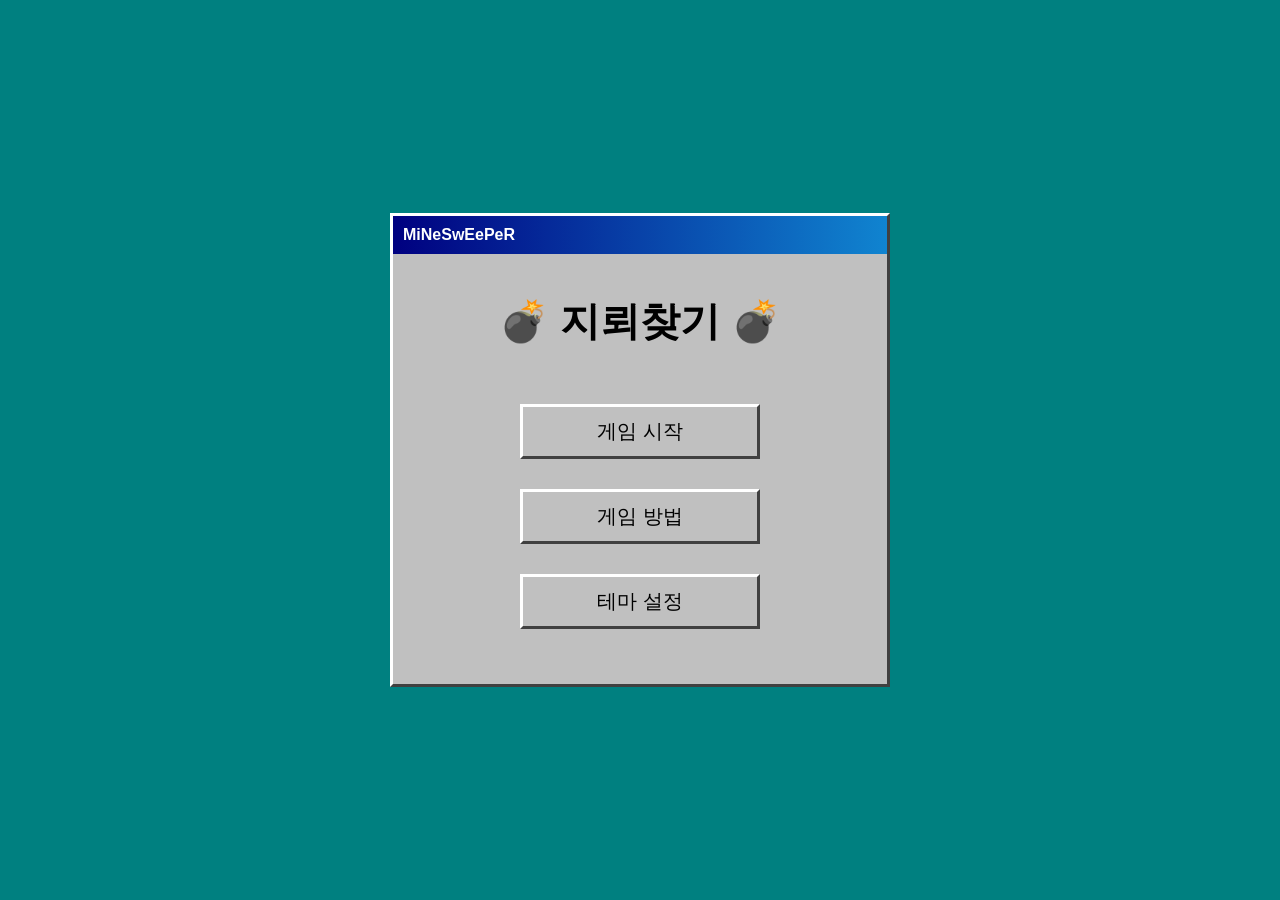
<file: 지뢰찾기/index.html>
<!DOCTYPE html>
<html lang="ko">
<head>
    <meta charset="UTF-8">
    <meta name="viewport" content="width=device-width, initial-scale=1.0">
    <title>지뢰찾기</title>
    <link rel="stylesheet" href="style.css">
</head>
<body>
    <div class="window">
        <div class="titleBar">
            MiNeSwEePeR
        </div>
        <div class="menu">
            <h1>💣 지뢰찾기 💣</h1>
            <button>게임 시작</button>
            <button>게임 방법</button>
            <button>테마 설정</button>
        </div>
    </div>
</body>
</html>
</file>
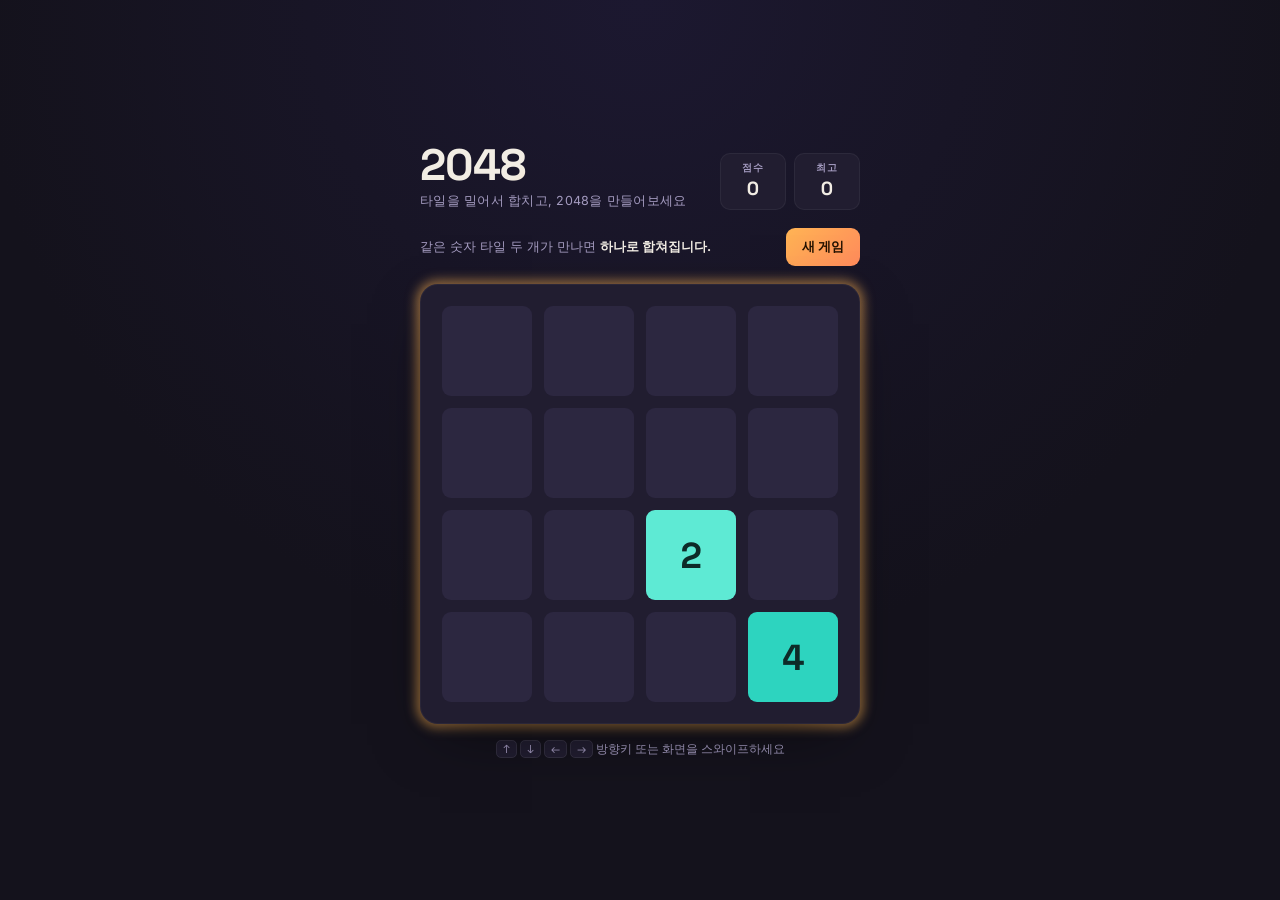
<file: 2048.html>
<!DOCTYPE html>
<html lang="ko">
<head>
<meta charset="UTF-8">
<meta name="viewport" content="width=device-width, initial-scale=1.0, maximum-scale=1.0, user-scalable=no">
<title>2048 · Ember</title>
<link rel="preconnect" href="https://fonts.googleapis.com">
<link rel="preconnect" href="https://fonts.gstatic.com" crossorigin>
<link href="https://fonts.googleapis.com/css2?family=Space+Grotesk:wght@500;600;700&family=Inter:wght@400;500;600;700&display=swap" rel="stylesheet">
<style>
  :root{
    --bg: #14121c;
    --bg-glow: #1c1830;
    --board: #211d30;
    --cell: #2c2740;
    --ink: #f2ede4;
    --ink-dim: #a49bc0;
    --accent: #ffb454;
    --heat: 0deg;

    --t2:   #5eead4; --t2-ink:#0d2b28;
    --t4:   #2dd4bf; --t4-ink:#0d2b28;
    --t8:   #34d399; --t8-ink:#0b2a1d;
    --t16:  #a3e635; --t16-ink:#22280a;
    --t32:  #facc15; --t32-ink:#2b2306;
    --t64:  #fb923c; --t64-ink:#2b1704;
    --t128: #f97316; --t128-ink:#f7ede0;
    --t256: #ef5a2c; --t256-ink:#f7ede0;
    --t512: #e13a3a; --t512-ink:#f7ede0;
    --t1024:#c81d5c; --t1024-ink:#f7ede0;
    --t2048:#a020e0; --t2048-ink:#fff7e6;
    --tmax: #ffd166; --tmax-ink:#241200;
  }

  *{box-sizing:border-box;}
  html,body{height:100%;}
  body{
    margin:0;
    min-height:100%;
    display:flex;
    align-items:center;
    justify-content:center;
    padding:28px 16px;
    background:
      radial-gradient(circle at 50% 0%, var(--bg-glow), var(--bg) 60%);
    font-family:'Inter', sans-serif;
    color:var(--ink);
    -webkit-tap-highlight-color: transparent;
    user-select:none;
  }

  .app{
    width:min(94vw, 440px);
    display:flex;
    flex-direction:column;
    gap:18px;
  }

  header{
    display:flex;
    align-items:flex-end;
    justify-content:space-between;
    gap:12px;
  }

  .title-block h1{
    margin:0;
    font-family:'Space Grotesk', sans-serif;
    font-weight:700;
    font-size:clamp(34px, 9vw, 44px);
    letter-spacing:-0.02em;
    line-height:1;
    background: linear-gradient(135deg, var(--ink) 40%, var(--accent));
    -webkit-background-clip:text;
    background-clip:text;
    color:transparent;
  }
  .title-block p{
    margin:6px 0 0;
    font-size:12.5px;
    color:var(--ink-dim);
    letter-spacing:0.02em;
  }

  .scores{
    display:flex;
    gap:8px;
  }
  .score-box{
    background:var(--board);
    border-radius:10px;
    padding:8px 14px;
    min-width:66px;
    text-align:center;
    border:1px solid rgba(255,255,255,0.05);
  }
  .score-box .label{
    font-size:9.5px;
    letter-spacing:0.08em;
    color:var(--ink-dim);
    text-transform:uppercase;
    font-weight:600;
  }
  .score-box .value{
    font-family:'Space Grotesk', sans-serif;
    font-size:19px;
    font-weight:700;
    font-variant-numeric: tabular-nums;
    margin-top:1px;
  }

  .toolbar{
    display:flex;
    align-items:center;
    justify-content:space-between;
    gap:12px;
  }
  .toolbar p{
    margin:0;
    font-size:12.5px;
    color:var(--ink-dim);
    line-height:1.5;
  }
  .toolbar strong{ color:var(--ink); }

  button.new-game{
    font-family:'Inter', sans-serif;
    font-weight:600;
    font-size:13px;
    color:#241200;
    background: linear-gradient(135deg, var(--accent), #ff8a5b);
    border:none;
    border-radius:9px;
    padding:10px 16px;
    cursor:pointer;
    white-space:nowrap;
    transition: transform .12s ease, filter .12s ease;
  }
  button.new-game:hover{ filter:brightness(1.08); }
  button.new-game:active{ transform: scale(0.96); }

  .board-wrap{
    position:relative;
    border-radius:18px;
    padding:10px;
    background: var(--board);
    box-shadow:
      0 0 0 1px rgba(255,255,255,0.04) inset,
      0 20px 60px -20px rgba(0,0,0,0.6),
      0 0 var(--glow-size, 0px) var(--glow-spread, 0px) color-mix(in srgb, var(--accent) 55%, transparent);
    transition: box-shadow .4s ease;
  }

  #board{
    position:relative;
    width:100%;
    aspect-ratio: 1 / 1;
    border-radius:12px;
    overflow:hidden;
  }

  .cell-bg{
    position:absolute;
    background:var(--cell);
    border-radius:9px;
  }

  .tile{
    position:absolute;
    display:flex;
    align-items:center;
    justify-content:center;
    border-radius:9px;
    font-family:'Space Grotesk', sans-serif;
    font-weight:700;
    font-variant-numeric: tabular-nums;
    transition: top .12s cubic-bezier(.2,.8,.2,1), left .12s cubic-bezier(.2,.8,.2,1), width .12s, height .12s;
    will-change: top, left;
  }

  .tile.spawning{ animation: pop .18s ease-out; }
  .tile.merged{ animation: pulse .16s ease-out .10s; }

  @keyframes pop{
    from{ transform: scale(0.35); opacity:0.4; }
    to{ transform: scale(1); opacity:1; }
  }
  @keyframes pulse{
    0%{ transform: scale(1); }
    45%{ transform: scale(1.13); }
    100%{ transform: scale(1); }
  }

  .overlay{
    position:absolute;
    inset:0;
    display:flex;
    flex-direction:column;
    align-items:center;
    justify-content:center;
    gap:14px;
    background: rgba(20,18,28,0.82);
    backdrop-filter: blur(2px);
    border-radius:12px;
    opacity:0;
    pointer-events:none;
    transition: opacity .25s ease;
    text-align:center;
    padding:20px;
  }
  .overlay.show{ opacity:1; pointer-events:auto; }
  .overlay h2{
    margin:0;
    font-family:'Space Grotesk', sans-serif;
    font-size:26px;
  }
  .overlay p{ margin:0; color:var(--ink-dim); font-size:13px; }
  .overlay .row{ display:flex; gap:10px; margin-top:4px; }
  .overlay button{
    font-family:'Inter', sans-serif;
    font-weight:600;
    font-size:13px;
    border:none;
    border-radius:9px;
    padding:10px 16px;
    cursor:pointer;
  }
  .overlay button.primary{
    color:#241200;
    background: linear-gradient(135deg, var(--accent), #ff8a5b);
  }
  .overlay button.ghost{
    color:var(--ink);
    background: rgba(255,255,255,0.08);
  }

  footer{
    text-align:center;
    font-size:11.5px;
    color:var(--ink-dim);
  }
  footer kbd{
    font-family:'Space Grotesk', sans-serif;
    background:var(--board);
    border-radius:5px;
    padding:1px 6px;
    border:1px solid rgba(255,255,255,0.08);
  }
</style>
</head>
<body>

<div class="app">
  <header>
    <div class="title-block">
      <h1>2048</h1>
      <p>타일을 밀어서 합치고, 2048을 만들어보세요</p>
    </div>
    <div class="scores">
      <div class="score-box">
        <div class="label">점수</div>
        <div class="value" id="score">0</div>
      </div>
      <div class="score-box">
        <div class="label">최고</div>
        <div class="value" id="best">0</div>
      </div>
    </div>
  </header>

  <div class="toolbar">
    <p>같은 숫자 타일 두 개가 만나면 <strong>하나로 합쳐집니다.</strong></p>
    <button class="new-game" id="newGame">새 게임</button>
  </div>

  <div class="board-wrap" id="boardWrap">
    <div id="board">
      <div class="overlay" id="overlay">
        <h2 id="overlayTitle">게임 종료</h2>
        <p id="overlaySub">더 이상 움직일 수 없어요.</p>
        <div class="row">
          <button class="ghost" id="overlaySecondary">계속하기</button>
          <button class="primary" id="overlayPrimary">다시 시작</button>
        </div>
      </div>
    </div>
  </div>

  <footer>
    <kbd>↑</kbd> <kbd>↓</kbd> <kbd>←</kbd> <kbd>→</kbd> 방향키 또는 화면을 스와이프하세요
  </footer>
</div>

<script>
(function(){
  const SIZE = 4;
  const boardEl = document.getElementById('board');
  const boardWrap = document.getElementById('boardWrap');
  const scoreEl = document.getElementById('score');
  const bestEl = document.getElementById('best');
  const overlay = document.getElementById('overlay');
  const overlayTitle = document.getElementById('overlayTitle');
  const overlaySub = document.getElementById('overlaySub');
  const overlayPrimary = document.getElementById('overlayPrimary');
  const overlaySecondary = document.getElementById('overlaySecondary');
  const newGameBtn = document.getElementById('newGame');

  let grid;            // grid[r][c] = tileId or null
  let tiles;           // { id: {value, r, c} }
  let nextId = 1;
  let score = 0;
  let best = 0;
  let won = false;
  let keepGoing = false;
  let gap = 10;
  let cellStep = 0;
  let tileSize = 0;

  const cellBgs = [];
  const tileEls = {};

  function buildCellBackgrounds(){
    for(let r=0;r<SIZE;r++){
      for(let c=0;c<SIZE;c++){
        const d = document.createElement('div');
        d.className = 'cell-bg';
        boardEl.insertBefore(d, overlay);
        cellBgs.push(d);
      }
    }
  }

  function layout(){
    const w = boardEl.clientWidth;
    gap = w * 0.028;
    cellStep = (w - gap) / SIZE;
    tileSize = cellStep - gap;

    let i = 0;
    for(let r=0;r<SIZE;r++){
      for(let c=0;c<SIZE;c++){
        const d = cellBgs[i++];
        d.style.width = tileSize + 'px';
        d.style.height = tileSize + 'px';
        d.style.left = (gap + c*cellStep) + 'px';
        d.style.top = (gap + r*cellStep) + 'px';
      }
    }
    Object.keys(tileEls).forEach(id => positionTileEl(id, false));
  }

  function positionTileEl(id, animatePop){
    const el = tileEls[id];
    const t = tiles[id];
    el.style.width = tileSize + 'px';
    el.style.height = tileSize + 'px';
    el.style.left = (gap + t.c*cellStep) + 'px';
    el.style.top = (gap + t.r*cellStep) + 'px';
    el.style.fontSize = Math.max(16, tileSize*0.4) + 'px';
  }

  function styleForValue(v){
    if(v <= 2048){
      return { bg: `var(--t${v})`, ink: `var(--t${v}-ink)` };
    }
    return { bg: 'var(--tmax)', ink: 'var(--tmax-ink)' };
  }

  function createTileEl(id){
    const el = document.createElement('div');
    el.className = 'tile spawning';
    boardEl.insertBefore(el, overlay);
    tileEls[id] = el;
    updateTileVisual(id);
    positionTileEl(id);
    el.addEventListener('animationend', () => el.classList.remove('spawning','merged'), {once:false});
    return el;
  }

  function updateTileVisual(id){
    const el = tileEls[id];
    const t = tiles[id];
    const s = styleForValue(t.value);
    el.textContent = t.value;
    el.style.background = s.bg;
    el.style.color = s.ink;
  }

  function removeTileEl(id){
    const el = tileEls[id];
    if(el){ el.remove(); delete tileEls[id]; }
  }

  function emptyGrid(){
    return Array.from({length:SIZE}, () => Array(SIZE).fill(null));
  }

  function randomEmptyCell(){
    const empties = [];
    for(let r=0;r<SIZE;r++) for(let c=0;c<SIZE;c++) if(!grid[r][c]) empties.push([r,c]);
    if(empties.length === 0) return null;
    return empties[Math.floor(Math.random()*empties.length)];
  }

  function spawnTile(){
    const cell = randomEmptyCell();
    if(!cell) return;
    const [r,c] = cell;
    const value = Math.random() < 0.9 ? 2 : 4;
    const id = 't' + (nextId++);
    tiles[id] = {value, r, c};
    grid[r][c] = id;
    createTileEl(id);
    updateHeat();
  }

  function updateHeat(){
    let max = 0;
    Object.values(tiles).forEach(t => { if(t.value>max) max=t.value; });
    const p = Math.min(1, Math.log2(Math.max(max,2)) / 11); // 2048 => 1
    boardWrap.style.setProperty('--glow-size', (6 + p*26) + 'px');
    boardWrap.style.setProperty('--glow-spread', (2 + p*10) + 'px');
  }

  function lineOrder(dir){
    // returns array of lines, each line is array of {r,c} ordered from the
    // direction tiles move TOWARD, to the far side.
    const lines = [];
    if(dir === 'left'){
      for(let r=0;r<SIZE;r++){ const line=[]; for(let c=0;c<SIZE;c++) line.push({r,c}); lines.push(line); }
    } else if(dir === 'right'){
      for(let r=0;r<SIZE;r++){ const line=[]; for(let c=SIZE-1;c>=0;c--) line.push({r,c}); lines.push(line); }
    } else if(dir === 'up'){
      for(let c=0;c<SIZE;c++){ const line=[]; for(let r=0;r<SIZE;r++) line.push({r,c}); lines.push(line); }
    } else if(dir === 'down'){
      for(let c=0;c<SIZE;c++){ const line=[]; for(let r=SIZE-1;r>=0;r--) line.push({r,c}); lines.push(line); }
    }
    return lines;
  }

  function move(dir){
    const lines = lineOrder(dir);
    let moved = false;
    const removedIds = [];
    const mergedIds = [];
    let gained = 0;

    const newGrid = emptyGrid();

    lines.forEach(line => {
      // gather tile ids present along this line, in order
      const ids = line.map(({r,c}) => grid[r][c]).filter(Boolean);

      const result = []; // list of {id, value, mergedFrom?}
      let i = 0;
      while(i < ids.length){
        const curId = ids[i];
        const nextIdd = ids[i+1];
        if(nextIdd && tiles[curId].value === tiles[nextIdd].value){
          const newValue = tiles[curId].value * 2;
          result.push({id:curId, value:newValue, mergedFrom:nextIdd});
          removedIds.push(nextIdd);
          mergedIds.push(curId);
          gained += newValue;
          if(newValue === 2048 && !won) { won = true; }
          i += 2;
        } else {
          result.push({id:curId, value:tiles[curId].value});
          i += 1;
        }
      }

      // assign new positions along the line
      result.forEach((item, idx) => {
        const pos = line[idx];
        const t = tiles[item.id];
        if(t.r !== pos.r || t.c !== pos.c) moved = true;
        t.r = pos.r; t.c = pos.c;
        if(item.mergedFrom){
          t.value = item.value;
          // the merged-away tile visually slides into the same cell first
          const away = tiles[item.mergedFrom];
          away.r = pos.r; away.c = pos.c;
        }
        newGrid[pos.r][pos.c] = item.id;
      });
    });

    if(!moved && removedIds.length === 0) return false;

    grid = newGrid;
    score += gained;

    // animate: move all remaining tile elements (including about-to-be-removed) to their positions
    Object.keys(tileEls).forEach(id => positionTileEl(id));

    const durationMs = 130;
    setTimeout(() => {
      removedIds.forEach(id => { removeTileEl(id); delete tiles[id]; });
      mergedIds.forEach(id => {
        updateTileVisual(id);
        const el = tileEls[id];
        if(el){
          el.classList.remove('merged'); void el.offsetWidth; el.classList.add('merged');
        }
      });
      finishMove();
    }, durationMs);

    return true;
  }

  function finishMove(){
    spawnTile();
    updateScores();
    checkGameState();
  }

  function updateScores(){
    scoreEl.textContent = score;
    if(score > best){
      best = score;
      bestEl.textContent = best;
      saveBest(best);
    }
  }

  function canMove(){
    for(let r=0;r<SIZE;r++){
      for(let c=0;c<SIZE;c++){
        if(!grid[r][c]) return true;
        const id = grid[r][c];
        const v = tiles[id].value;
        if(c+1<SIZE){ const rid=grid[r][c+1]; if(rid && tiles[rid].value===v) return true; }
        if(r+1<SIZE){ const bid=grid[r+1][c]; if(bid && tiles[bid].value===v) return true; }
      }
    }
    return false;
  }

  function checkGameState(){
    if(won && !keepGoing){
      showOverlay('win');
      return;
    }
    if(!canMove()){
      showOverlay('over');
    }
  }

  function showOverlay(kind){
    if(kind === 'win'){
      overlayTitle.textContent = '2048 달성!';
      overlaySub.textContent = '축하합니다. 계속 진행할 수도 있어요.';
      overlaySecondary.textContent = '계속하기';
      overlaySecondary.style.display = 'inline-block';
    } else {
      overlayTitle.textContent = '게임 종료';
      overlaySub.textContent = '더 이상 움직일 수 없어요.';
      overlaySecondary.style.display = 'none';
    }
    overlay.dataset.kind = kind;
    overlay.classList.add('show');
  }

  function hideOverlay(){
    overlay.classList.remove('show');
  }

  overlayPrimary.addEventListener('click', () => { newGame(); });
  overlaySecondary.addEventListener('click', () => {
    keepGoing = true;
    hideOverlay();
  });
  newGameBtn.addEventListener('click', newGame);

  function newGame(){
    grid = emptyGrid();
    tiles = {};
    Object.keys(tileEls).forEach(id => removeTileEl(id));
    score = 0;
    won = false;
    keepGoing = false;
    hideOverlay();
    updateScores();
    spawnTile();
    spawnTile();
  }

  const DIR_KEYS = {
    ArrowLeft:'left', ArrowRight:'right', ArrowUp:'up', ArrowDown:'down',
    a:'left', d:'right', w:'up', s:'down',
    A:'left', D:'right', W:'up', S:'down'
  };

  let busy = false;
  function tryMove(dir){
    if(busy || overlay.classList.contains('show')) {
      if(overlay.classList.contains('show') && overlay.dataset.kind==='win') return;
    }
    if(busy) return;
    busy = true;
    const didMove = move(dir);
    setTimeout(() => { busy = false; }, didMove ? 150 : 0);
  }

  window.addEventListener('keydown', (e) => {
    const dir = DIR_KEYS[e.key];
    if(dir){ e.preventDefault(); tryMove(dir); }
  });

  let touchStart = null;
  boardEl.addEventListener('touchstart', (e) => {
    const t = e.touches[0];
    touchStart = {x:t.clientX, y:t.clientY};
  }, {passive:true});
  boardEl.addEventListener('touchend', (e) => {
    if(!touchStart) return;
    const t = e.changedTouches[0];
    const dx = t.clientX - touchStart.x;
    const dy = t.clientY - touchStart.y;
    touchStart = null;
    const absX = Math.abs(dx), absY = Math.abs(dy);
    if(Math.max(absX,absY) < 24) return;
    if(absX > absY){ tryMove(dx > 0 ? 'right' : 'left'); }
    else { tryMove(dy > 0 ? 'down' : 'up'); }
  }, {passive:true});

  async function loadBest(){
    try{
      const res = await window.storage.get('best_score', false);
      if(res && res.value){
        best = parseInt(res.value, 10) || 0;
        bestEl.textContent = best;
      }
    }catch(err){
      // no saved score yet, or storage unavailable — start fresh
    }
  }
  async function saveBest(value){
    try{
      await window.storage.set('best_score', String(value), false);
    }catch(err){
      // ignore storage errors, game still works without persistence
    }
  }

  window.addEventListener('resize', layout);

  buildCellBackgrounds();
  loadBest().finally(() => {
    layout();
    newGame();
  });
})();
</script>

</body>
</html>
</file>
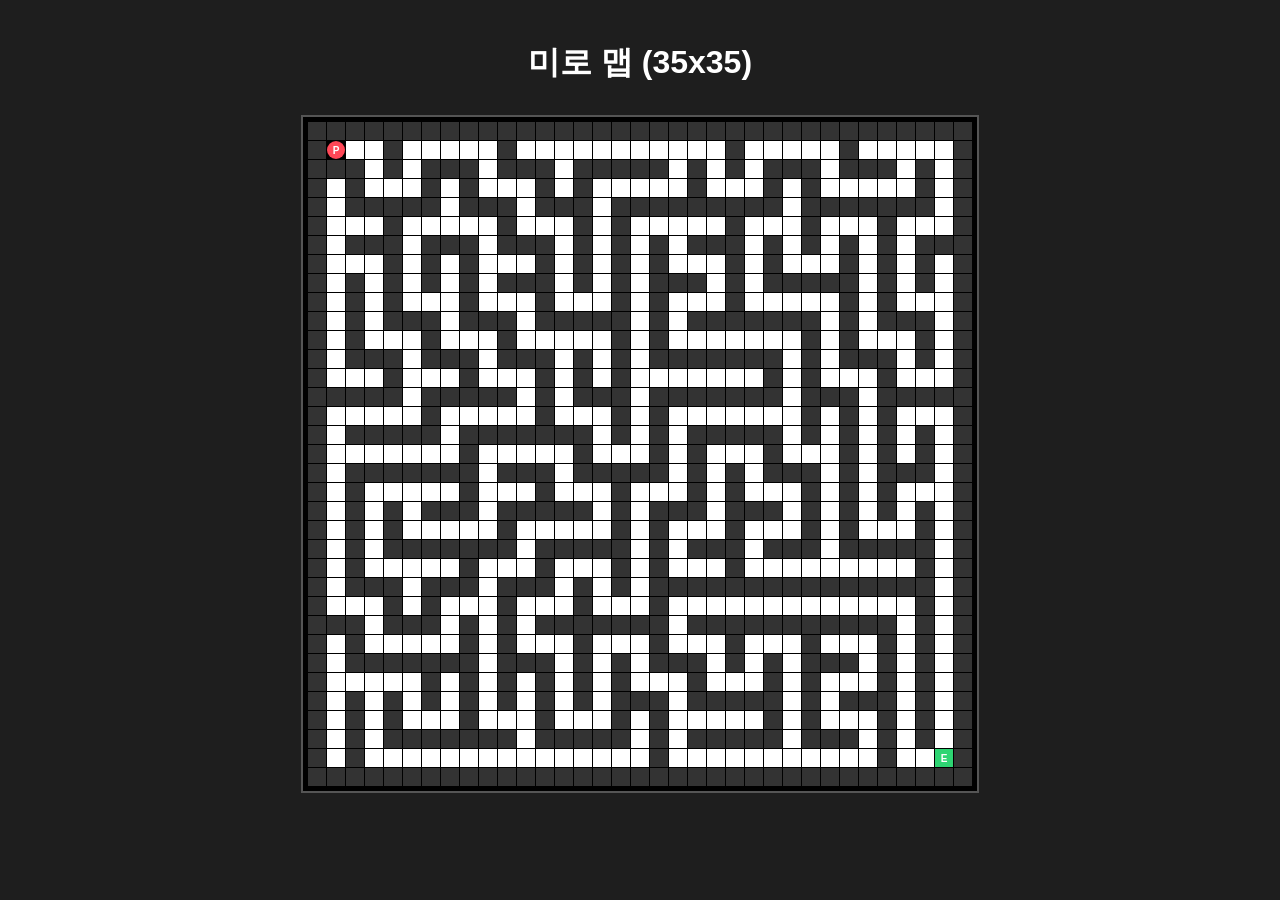
<file: maze.html>
<!DOCTYPE html>
<html lang="ko">
<head>
    <meta charset="UTF-8">
    <title>미로 화면</title>
    <style>
        body {
            display: flex;
            flex-direction: column;
            align-items: center;
            background-color: #1e1e1e;
            color: #fff;
            font-family: sans-serif;
            margin: 0;
            padding: 20px;
        }
        h1 { margin-bottom: 10px; }
        #maze {
            display: grid;
            gap: 1px;
            background-color: #000;
            padding: 5px;
            border: 2px solid #555;
            margin-top: 20px;
        }
        .cell {
            width: 18px;
            height: 18px;
            background-color: #fff; 
            display: flex;
            align-items: center;
            justify-content: center;
            font-size: 10px;
            font-weight: bold;
        }
        .wall { background-color: #333; } 
        .player-start { 
            background-color: #ff4757; 
            color: white; 
            border-radius: 50%; 
        }
        .exit { 
            background-color: #2ed573; 
            color: white; 
        }
    </style>
</head>
<body>

    <h1>미로 맵 (35x35)</h1>
    <div id="maze"></div>

    <script>
        
        const mazeSize = 35; 

        
        function generateMazeDesign(size) {
            let maze = Array.from({ length: size }, () => Array(size).fill(1)); 

            function shuffle(array) {
                return array.sort(() => Math.random() - 0.5);
            }

            function carve(r, c) {
                maze[r][c] = 0; 
                const directions = shuffle([
                    [-2, 0], [2, 0], [0, -2], [0, 2]
                ]);

                for (let [dr, dc] of directions) {
                    let nr = r + dr;
                    let nc = c + dc;
                    if (nr > 0 && nr < size - 1 && nc > 0 && nc < size - 1 && maze[nr][nc] === 1) {
                        maze[r + dr / 2][c + dc / 2] = 0; 
                        carve(nr, nc);
                    }
                }
            }

            carve(1, 1); 

            
            maze[1][1] = 2; 
            maze[size - 2][size - 2] = 3; 

            return maze;
        }

        
        function displayMazeDesign(size) {
            const map = generateMazeDesign(size);
            const mazeElement = document.getElementById('maze');
            
            mazeElement.innerHTML = ''; 
            mazeElement.style.gridTemplateColumns = `repeat(${size}, 18px)`; 

            for (let r = 0; r < size; r++) {
                for (let c = 0; c < size; c++) {
                    const cellType = map[r][c];
                    const cell = document.createElement('div');
                    cell.classList.add('cell');

                    if (cellType === 1) {
                        cell.classList.add('wall');
                    } else if (cellType === 2) {
                        cell.classList.add('player-start');
                        cell.innerText = 'P'; 
                    } else if (cellType === 3) {
                        cell.classList.add('exit');
                        cell.innerText = 'E'; 
                    }
                    mazeElement.appendChild(cell);
                }
            }
        }
        displayMazeDesign(mazeSize);
    </script>
</body>
</html>
</file>
<file: 지뢰찾기/style.css>
*{
    margin:0;
    padding:0;
    box-sizing:border-box;
}
/* 바깥,안쪽 여백 제거 */
 body{
    background:#008080;

    display:flex;

    justify-content:center;

    align-items:center;

    height:100vh;

    font-family:Tahoma,sans-serif;
}
/* 
배경색 지정
요소 정렬
가운데
화면 높이 전부 사용
폰트 설정*/
.window{

width:500px;

background:#C0C0C0;

border-top:3px solid white;

border-left:3px solid white;

border-right:3px solid #404040;

border-bottom:3px solid #404040;

}
/* 
너비 500
배경 회색
위, 3px , 실선이면서 흰색
아래 3 , 살선이면서 어둡게 해서 입체감 부여
*/
.titleBar{

background:linear-gradient(to right,#000080,#1084d0);

color:white;

padding:10px;

font-weight:bold;

}
/* 
그라데이션 
글자색 흰색
안쪽여백 10px
폰트 볼드*/
.menu{

    padding:40px;

    display:flex;

    flex-direction:column;

    align-items:center;

}

/* 제목 */

h1{

    margin-bottom:40px;

    font-size:40px;

}

/* 버튼 */

button{

    width:240px;

    height:55px;

    margin:15px;

    font-size:20px;

    background:#C0C0C0;

    border-top:3px solid white;
    border-left:3px solid white;
    border-right:3px solid #404040;
    border-bottom:3px solid #404040;

    cursor:pointer;

}

button:hover{

    background:#DCDCDC;

}

button:active{

    border-top:3px solid #404040;
    border-left:3px solid #404040;
    border-right:3px solid white;
    border-bottom:3px solid white;

}
</file>
